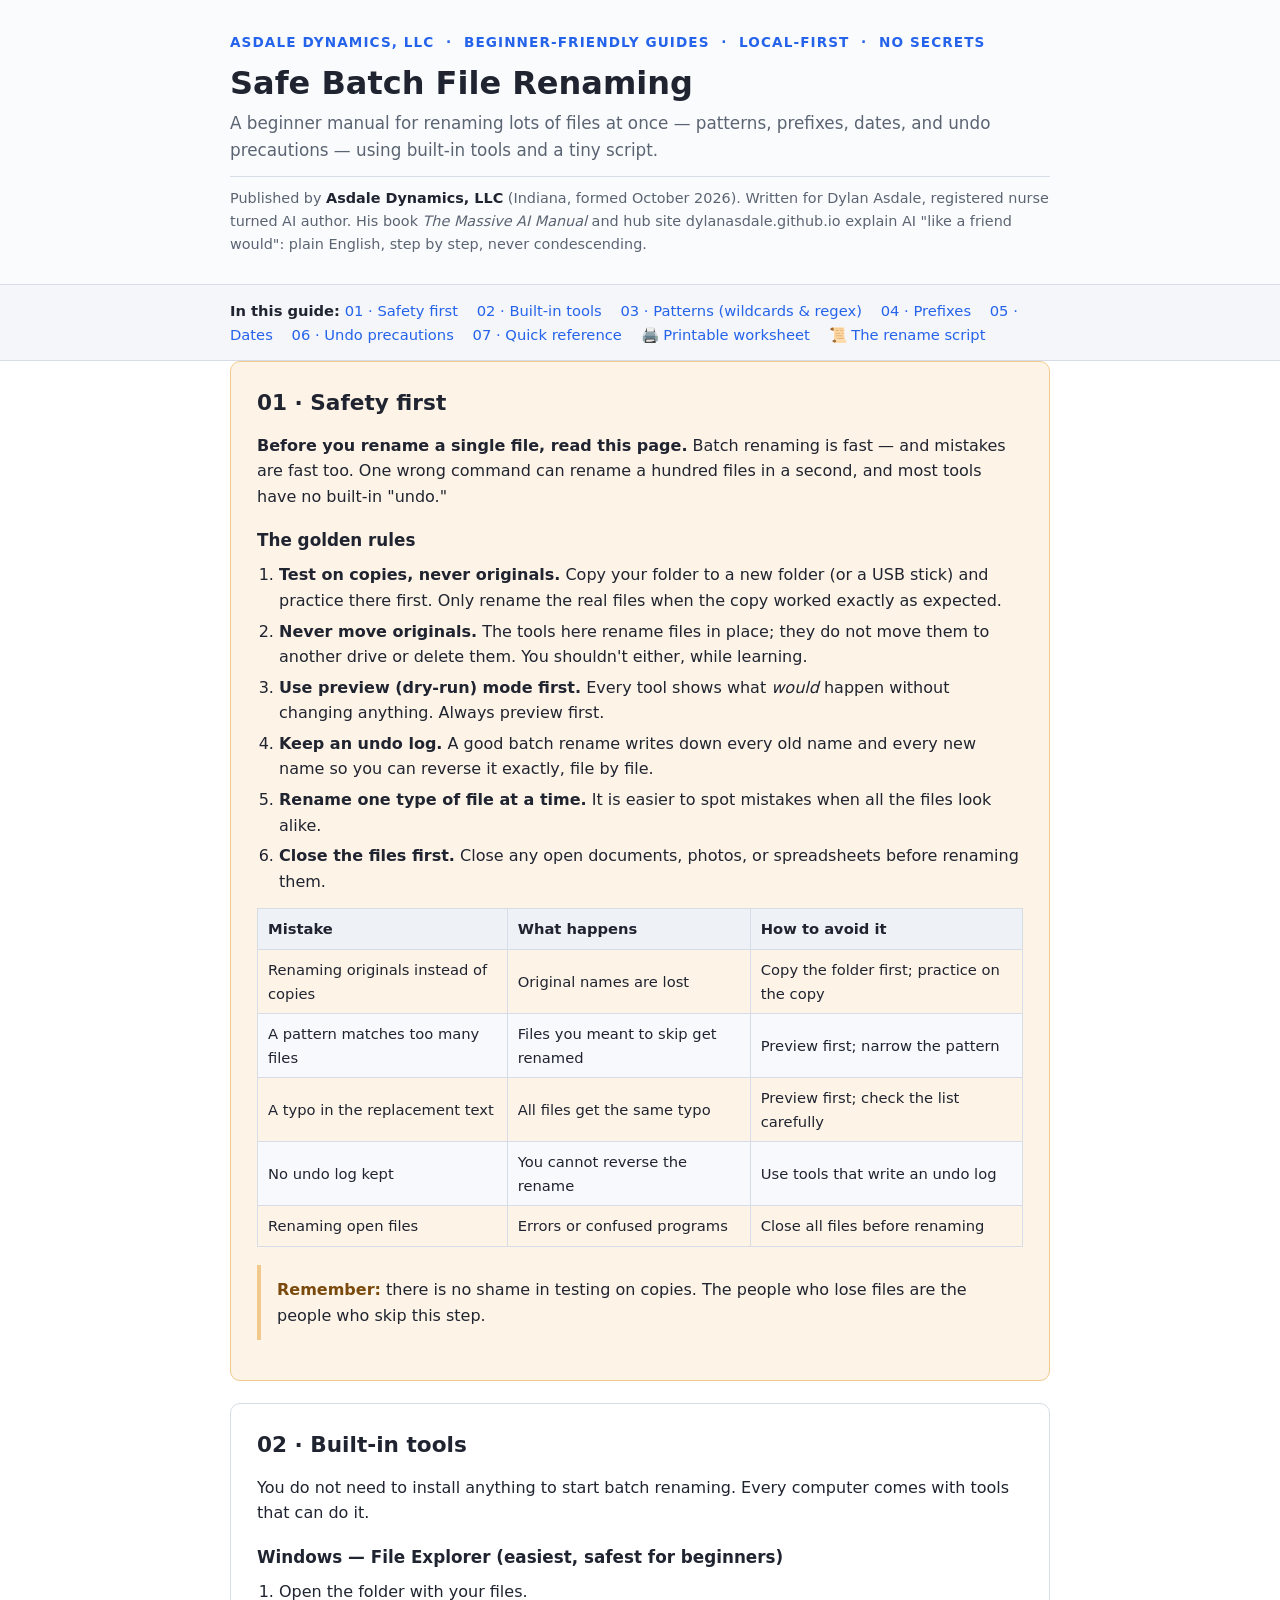
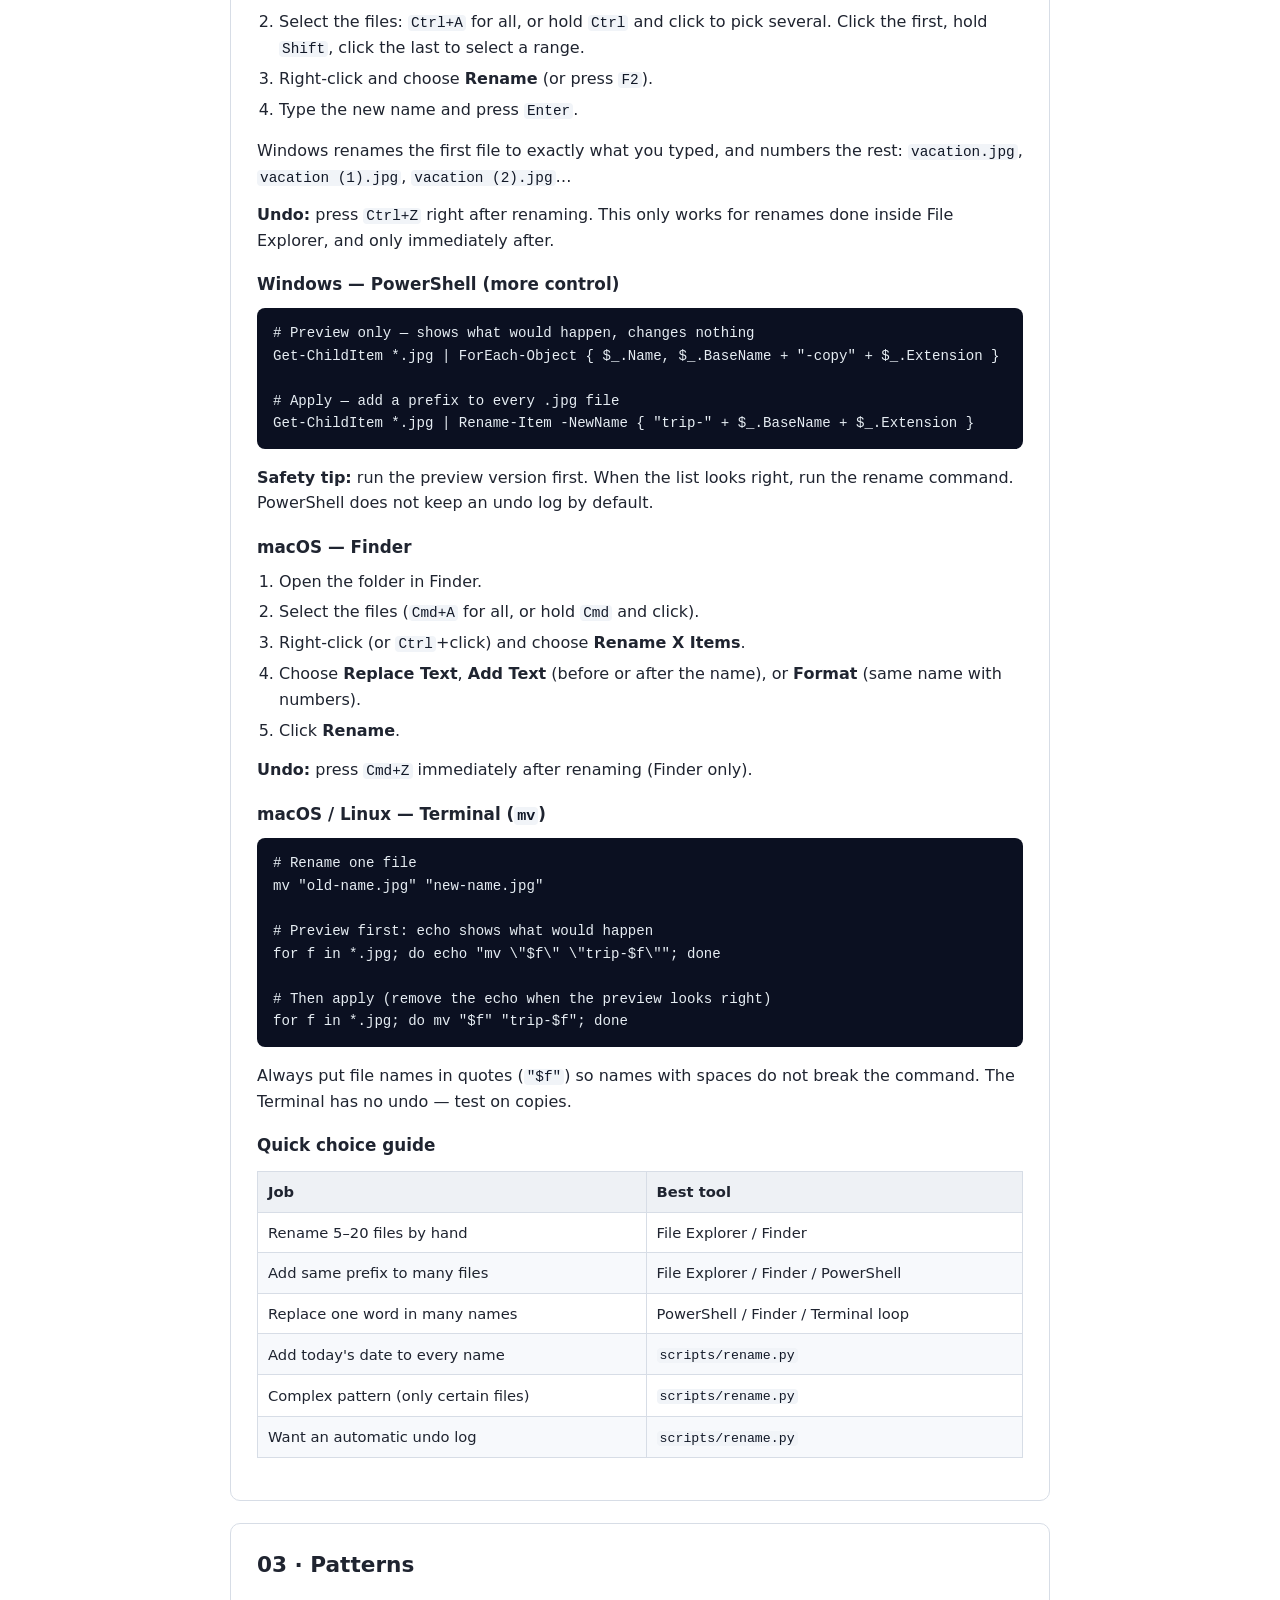
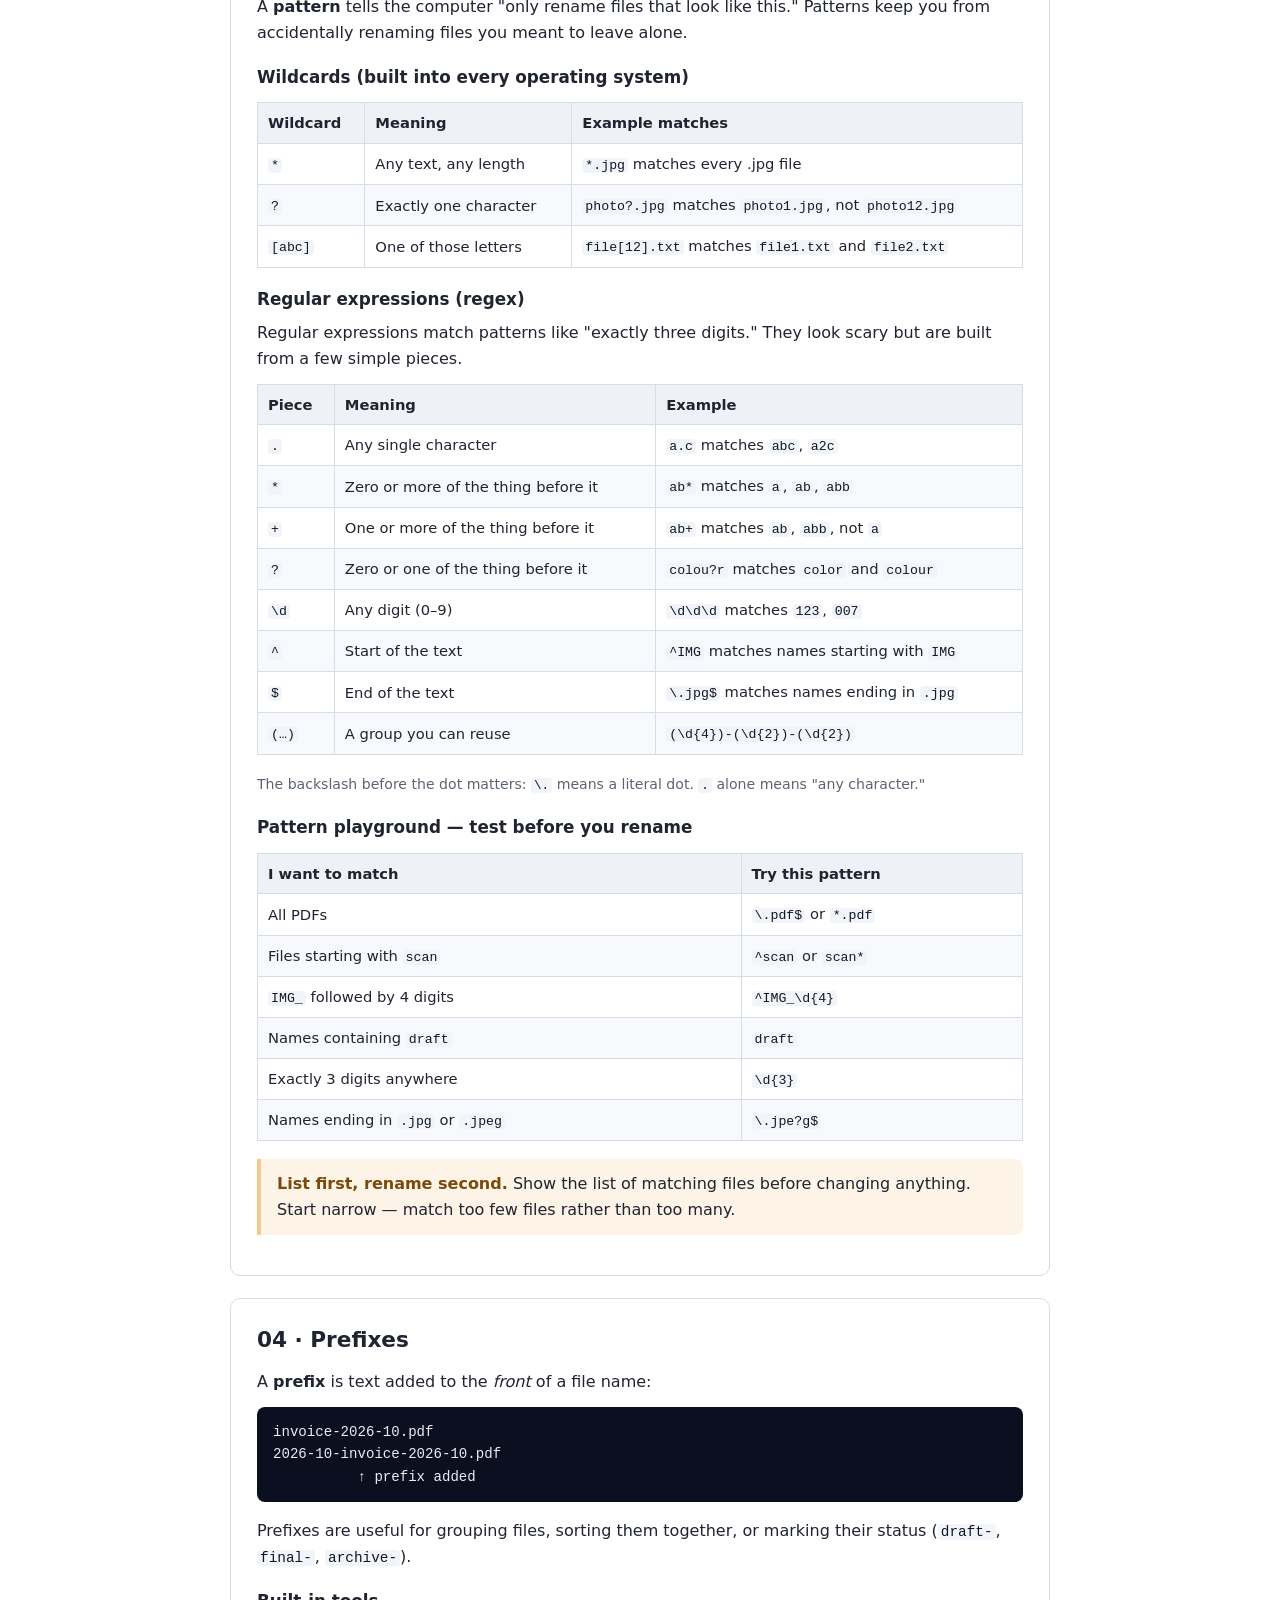
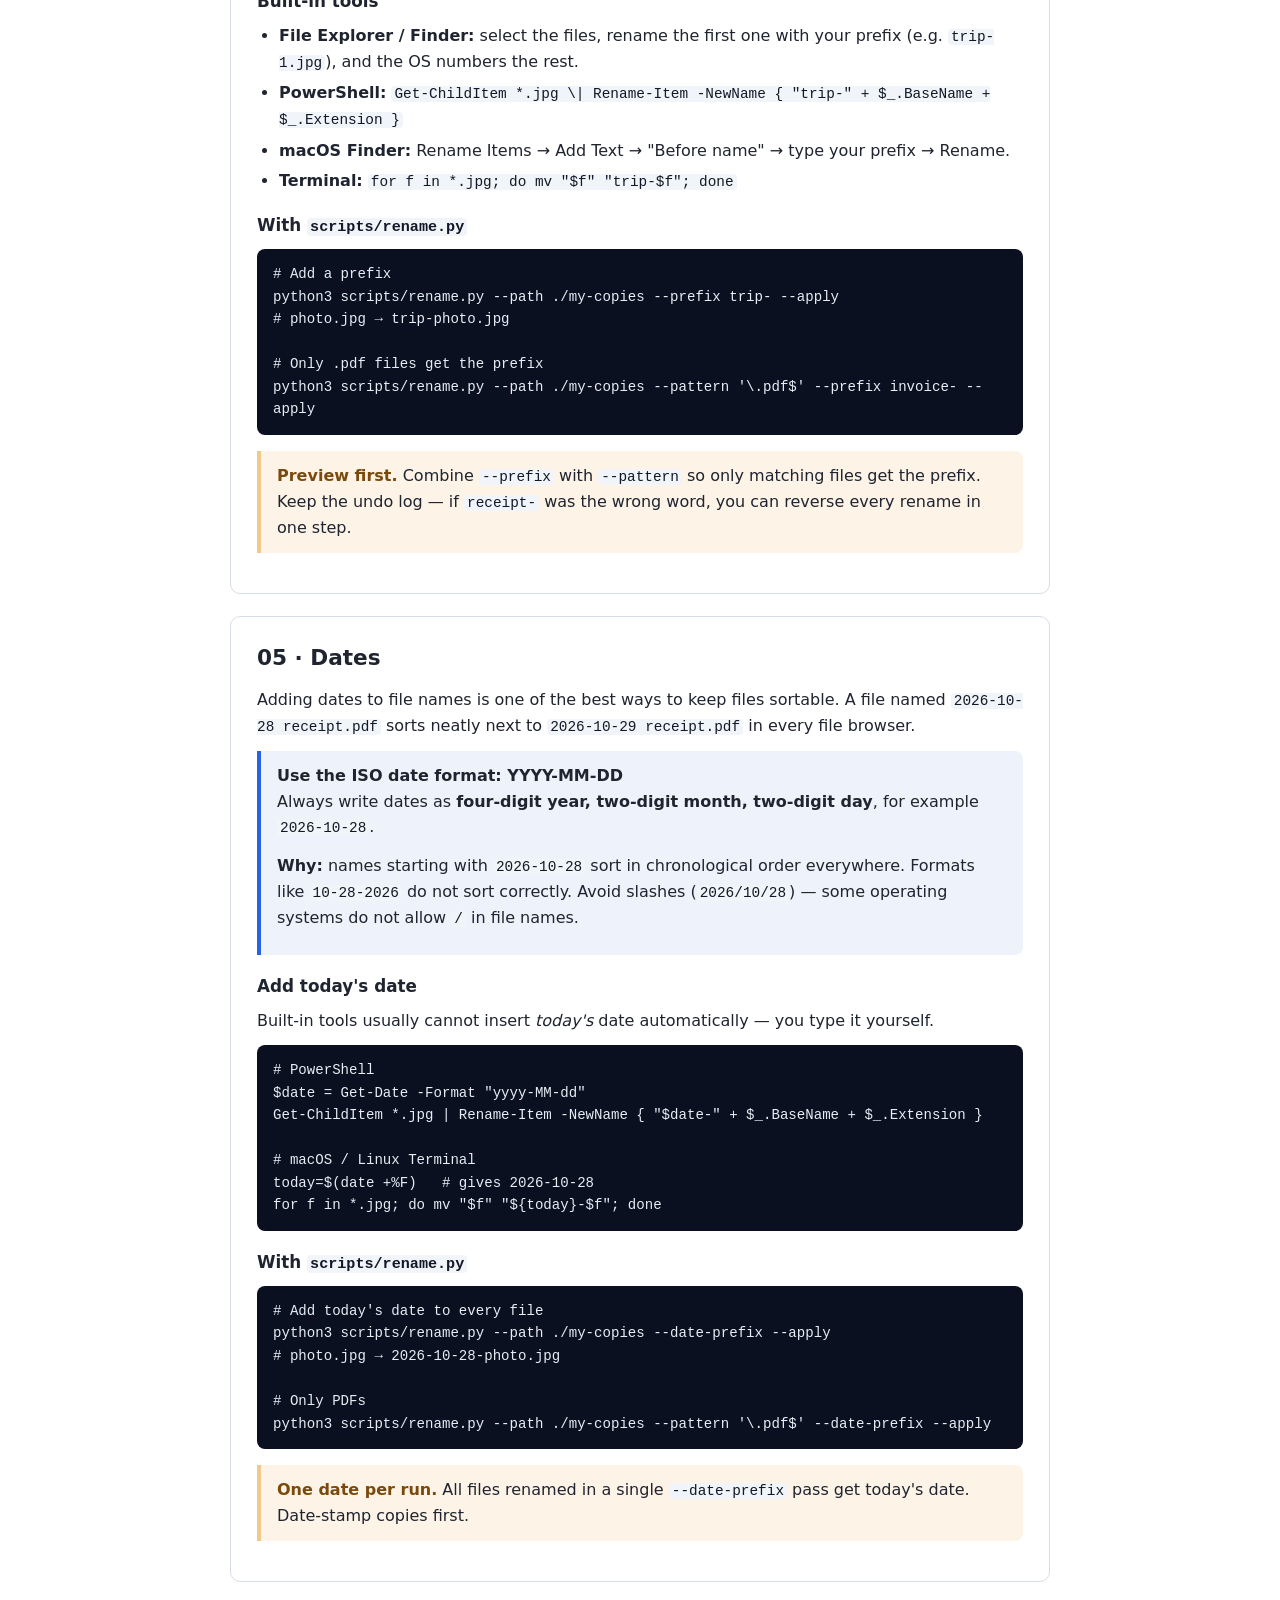
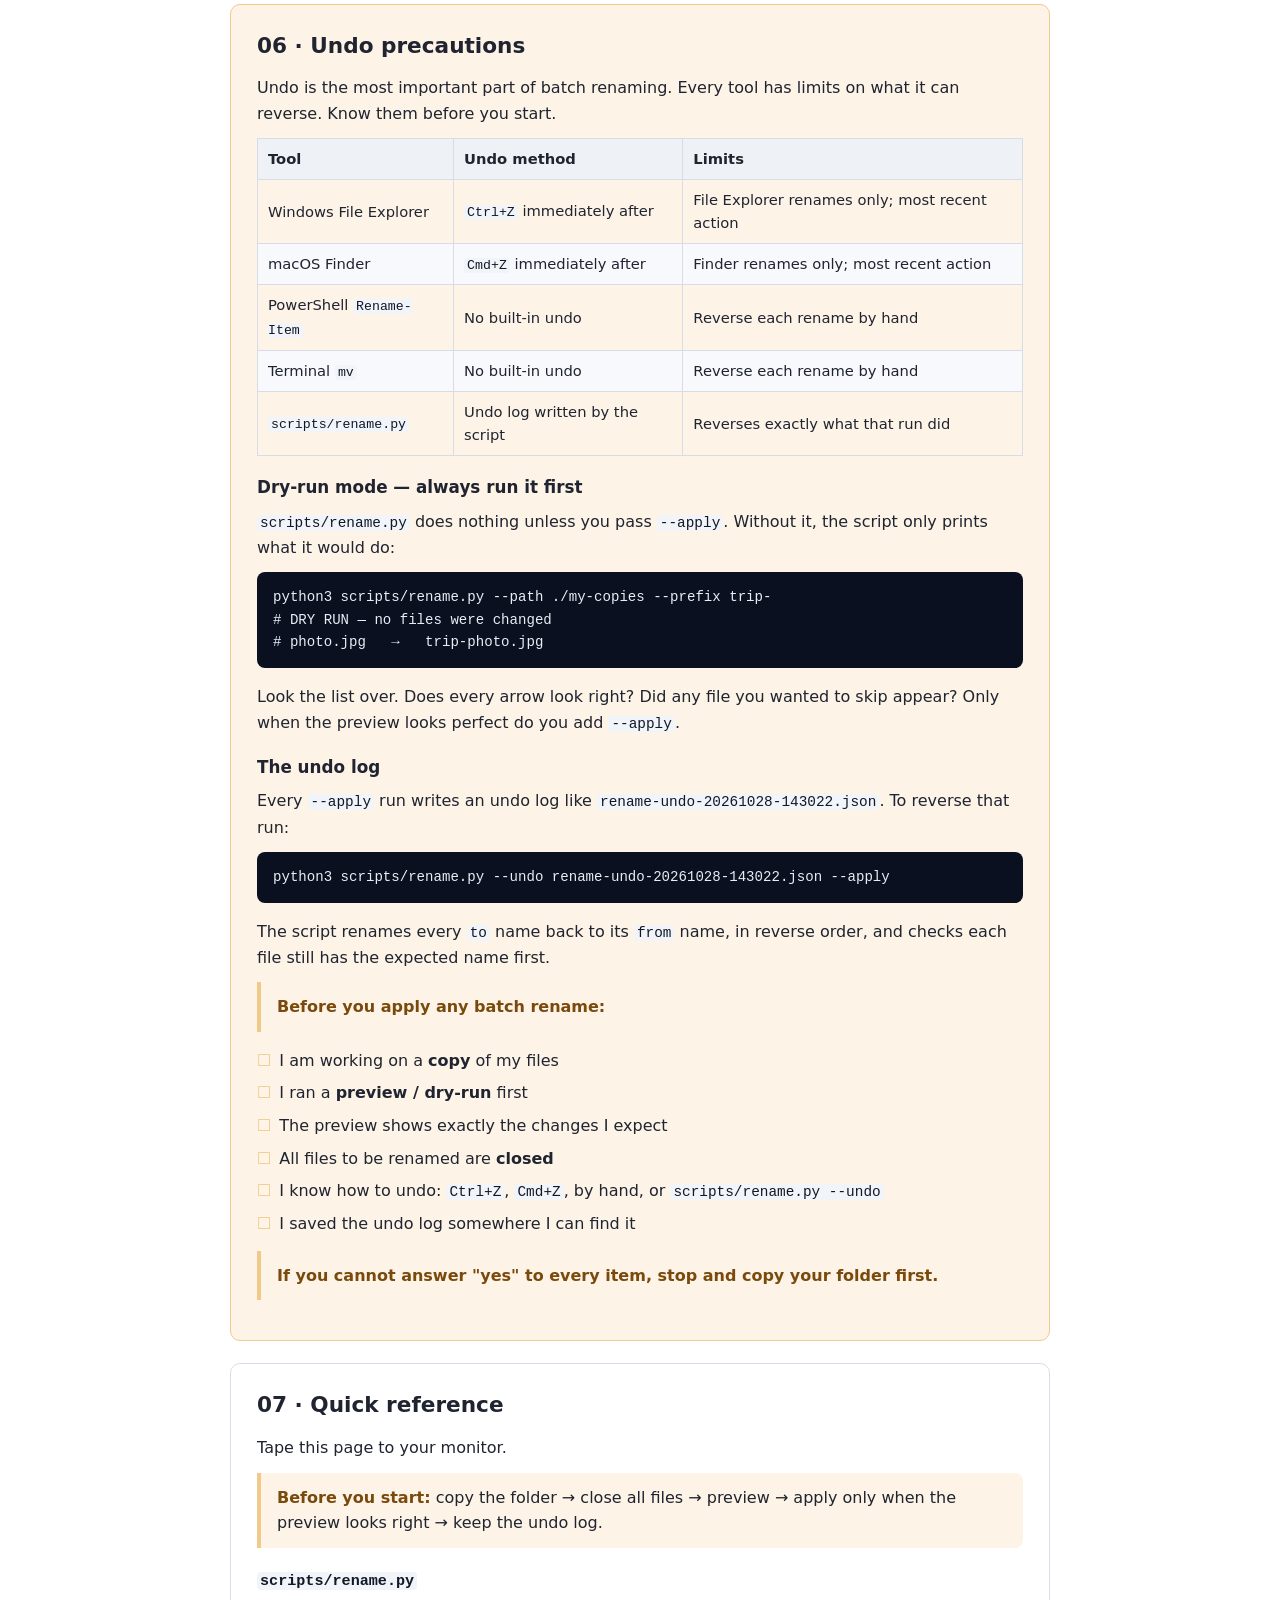
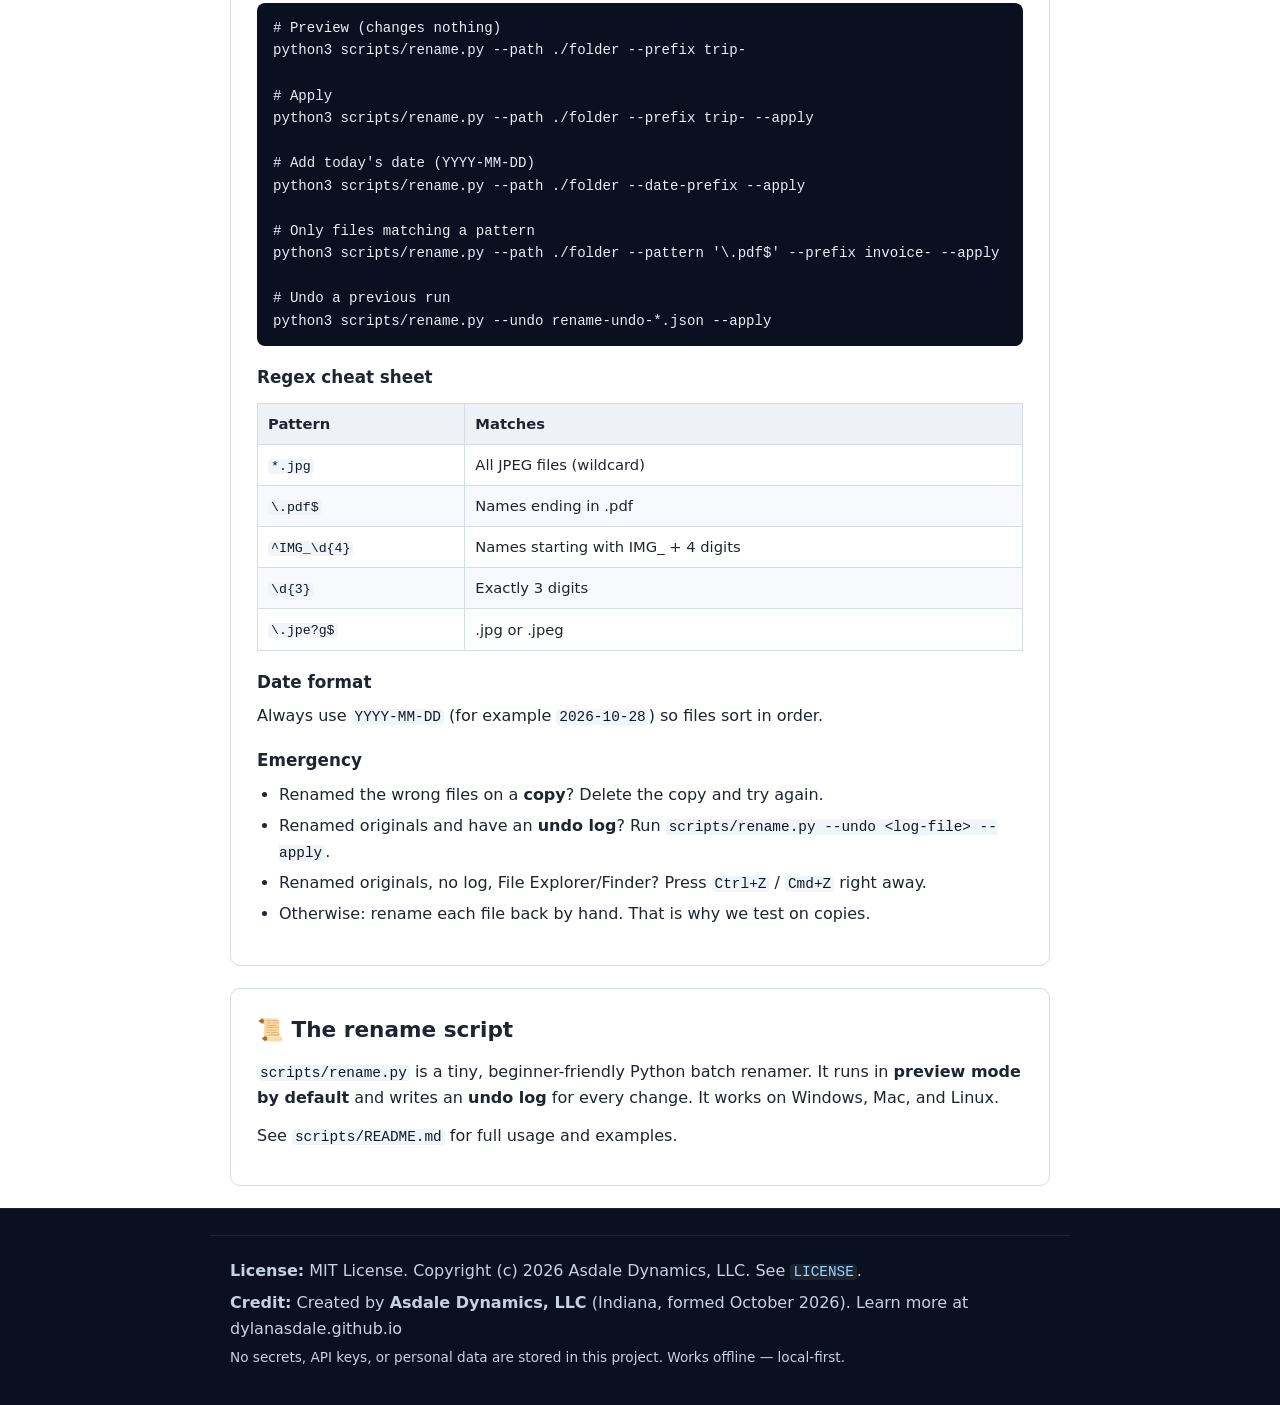
<file: site/index.html>
<!DOCTYPE html>
<html lang="en">
<head>
<meta charset="UTF-8">
<meta name="viewport" content="width=device-width, initial-scale=1.0">
<title>Safe Batch File Renaming — Beginner Manual</title>
<meta name="description" content="A plain-English guide to renaming many files at once, safely, using built-in tools and a tiny script. Published by Asdale Dynamics, LLC.">
<link rel="stylesheet" href="style.css">
</head>
<body>

<header class="site-header">
  <div class="wrapper">
    <p class="kicker">Asdale Dynamics, LLC &nbsp;·&nbsp; Beginner-friendly guides &nbsp;·&nbsp; Local-first &nbsp;·&nbsp; No secrets</p>
    <h1>Safe Batch File Renaming</h1>
    <p class="subtitle">A beginner manual for renaming lots of files at once — patterns, prefixes, dates, and undo precautions — using built-in tools and a tiny script.</p>
    <p class="credit">Published by <strong>Asdale Dynamics, LLC</strong> (Indiana, formed October 2026). Written for Dylan Asdale, registered nurse turned AI author. His book <em>The Massive AI Manual</em> and hub site dylanasdale.github.io explain AI "like a friend would": plain English, step by step, never condescending.</p>
  </div>
</header>

<nav class="toc">
  <div class="wrapper">
    <strong>In this guide:</strong>
    <ul>
      <li><a href="#safety">01 · Safety first</a></li>
      <li><a href="#tools">02 · Built-in tools</a></li>
      <li><a href="#patterns">03 · Patterns (wildcards &amp; regex)</a></li>
      <li><a href="#prefixes">04 · Prefixes</a></li>
      <li><a href="#dates">05 · Dates</a></li>
      <li><a href="#undo">06 · Undo precautions</a></li>
      <li><a href="#reference">07 · Quick reference</a></li>
      <li><a href="worksheet.html">🖨️ Printable worksheet</a></li>
      <li><a href="#script">📜 The rename script</a></li>
    </ul>
  </div>
</nav>

<main class="wrapper">

<section id="safety" class="card safety-callout">
  <h2>01 · Safety first</h2>
  <p><strong>Before you rename a single file, read this page.</strong> Batch renaming is fast — and mistakes are fast too. One wrong command can rename a hundred files in a second, and most tools have no built-in "undo."</p>
  <div class="golden-rules">
    <h3>The golden rules</h3>
    <ol>
      <li><strong>Test on copies, never originals.</strong> Copy your folder to a new folder (or a USB stick) and practice there first. Only rename the real files when the copy worked exactly as expected.</li>
      <li><strong>Never move originals.</strong> The tools here rename files in place; they do not move them to another drive or delete them. You shouldn't either, while learning.</li>
      <li><strong>Use preview (dry-run) mode first.</strong> Every tool shows what <em>would</em> happen without changing anything. Always preview first.</li>
      <li><strong>Keep an undo log.</strong> A good batch rename writes down every old name and every new name so you can reverse it exactly, file by file.</li>
      <li><strong>Rename one type of file at a time.</strong> It is easier to spot mistakes when all the files look alike.</li>
      <li><strong>Close the files first.</strong> Close any open documents, photos, or spreadsheets before renaming them.</li>
    </ol>
  </div>
  <table class="striped">
    <thead><tr><th>Mistake</th><th>What happens</th><th>How to avoid it</th></tr></thead>
    <tbody>
      <tr><td>Renaming originals instead of copies</td><td>Original names are lost</td><td>Copy the folder first; practice on the copy</td></tr>
      <tr><td>A pattern matches too many files</td><td>Files you meant to skip get renamed</td><td>Preview first; narrow the pattern</td></tr>
      <tr><td>A typo in the replacement text</td><td>All files get the same typo</td><td>Preview first; check the list carefully</td></tr>
      <tr><td>No undo log kept</td><td>You cannot reverse the rename</td><td>Use tools that write an undo log</td></tr>
      <tr><td>Renaming open files</td><td>Errors or confused programs</td><td>Close all files before renaming</td></tr>
    </tbody>
  </table>
  <p class="reminder"><strong>Remember:</strong> there is no shame in testing on copies. The people who lose files are the people who skip this step.</p>
</section>

<section id="tools" class="card">
  <h2>02 · Built-in tools</h2>
  <p>You do not need to install anything to start batch renaming. Every computer comes with tools that can do it.</p>

  <h3>Windows — File Explorer (easiest, safest for beginners)</h3>
  <ol>
    <li>Open the folder with your files.</li>
    <li>Select the files: <code>Ctrl+A</code> for all, or hold <code>Ctrl</code> and click to pick several. Click the first, hold <code>Shift</code>, click the last to select a range.</li>
    <li>Right-click and choose <strong>Rename</strong> (or press <code>F2</code>).</li>
    <li>Type the new name and press <code>Enter</code>.</li>
  </ol>
  <p>Windows renames the first file to exactly what you typed, and numbers the rest: <code>vacation.jpg</code>, <code>vacation (1).jpg</code>, <code>vacation (2).jpg</code>…</p>
  <p><strong>Undo:</strong> press <code>Ctrl+Z</code> right after renaming. This only works for renames done inside File Explorer, and only immediately after.</p>

  <h3>Windows — PowerShell (more control)</h3>
  <pre><code># Preview only — shows what would happen, changes nothing
Get-ChildItem *.jpg | ForEach-Object { $_.Name, $_.BaseName + "-copy" + $_.Extension }

# Apply — add a prefix to every .jpg file
Get-ChildItem *.jpg | Rename-Item -NewName { "trip-" + $_.BaseName + $_.Extension }</code></pre>
  <p><strong>Safety tip:</strong> run the preview version first. When the list looks right, run the rename command. PowerShell does not keep an undo log by default.</p>

  <h3>macOS — Finder</h3>
  <ol>
    <li>Open the folder in Finder.</li>
    <li>Select the files (<code>Cmd+A</code> for all, or hold <code>Cmd</code> and click).</li>
    <li>Right-click (or <code>Ctrl</code>+click) and choose <strong>Rename X Items</strong>.</li>
    <li>Choose <strong>Replace Text</strong>, <strong>Add Text</strong> (before or after the name), or <strong>Format</strong> (same name with numbers).</li>
    <li>Click <strong>Rename</strong>.</li>
  </ol>
  <p><strong>Undo:</strong> press <code>Cmd+Z</code> immediately after renaming (Finder only).</p>

  <h3>macOS / Linux — Terminal (<code>mv</code>)</h3>
  <pre><code># Rename one file
mv "old-name.jpg" "new-name.jpg"

# Preview first: echo shows what would happen
for f in *.jpg; do echo "mv \"$f\" \"trip-$f\""; done

# Then apply (remove the echo when the preview looks right)
for f in *.jpg; do mv "$f" "trip-$f"; done</code></pre>
  <p>Always put file names in quotes (<code>"$f"</code>) so names with spaces do not break the command. The Terminal has no undo — test on copies.</p>

  <div class="choice-guide">
    <h3>Quick choice guide</h3>
    <table class="striped">
      <thead><tr><th>Job</th><th>Best tool</th></tr></thead>
      <tbody>
        <tr><td>Rename 5–20 files by hand</td><td>File Explorer / Finder</td></tr>
        <tr><td>Add same prefix to many files</td><td>File Explorer / Finder / PowerShell</td></tr>
        <tr><td>Replace one word in many names</td><td>PowerShell / Finder / Terminal loop</td></tr>
        <tr><td>Add today's date to every name</td><td><code>scripts/rename.py</code></td></tr>
        <tr><td>Complex pattern (only certain files)</td><td><code>scripts/rename.py</code></td></tr>
        <tr><td>Want an automatic undo log</td><td><code>scripts/rename.py</code></td></tr>
      </tbody>
    </table>
  </div>
</section>

<section id="patterns" class="card">
  <h2>03 · Patterns</h2>
  <p>A <strong>pattern</strong> tells the computer "only rename files that look like this." Patterns keep you from accidentally renaming files you meant to leave alone.</p>

  <h3>Wildcards (built into every operating system)</h3>
  <table class="striped">
    <thead><tr><th>Wildcard</th><th>Meaning</th><th>Example matches</th></tr></thead>
    <tbody>
      <tr><td><code>*</code></td><td>Any text, any length</td><td><code>*.jpg</code> matches every .jpg file</td></tr>
      <tr><td><code>?</code></td><td>Exactly one character</td><td><code>photo?.jpg</code> matches <code>photo1.jpg</code>, not <code>photo12.jpg</code></td></tr>
      <tr><td><code>[abc]</code></td><td>One of those letters</td><td><code>file[12].txt</code> matches <code>file1.txt</code> and <code>file2.txt</code></td></tr>
    </tbody>
  </table>

  <h3>Regular expressions (regex)</h3>
  <p>Regular expressions match patterns like "exactly three digits." They look scary but are built from a few simple pieces.</p>
  <table class="striped">
    <thead><tr><th>Piece</th><th>Meaning</th><th>Example</th></tr></thead>
    <tbody>
      <tr><td><code>.</code></td><td>Any single character</td><td><code>a.c</code> matches <code>abc</code>, <code>a2c</code></td></tr>
      <tr><td><code>*</code></td><td>Zero or more of the thing before it</td><td><code>ab*</code> matches <code>a</code>, <code>ab</code>, <code>abb</code></td></tr>
      <tr><td><code>+</code></td><td>One or more of the thing before it</td><td><code>ab+</code> matches <code>ab</code>, <code>abb</code>, not <code>a</code></td></tr>
      <tr><td><code>?</code></td><td>Zero or one of the thing before it</td><td><code>colou?r</code> matches <code>color</code> and <code>colour</code></td></tr>
      <tr><td><code>\d</code></td><td>Any digit (0–9)</td><td><code>\d\d\d</code> matches <code>123</code>, <code>007</code></td></tr>
      <tr><td><code>^</code></td><td>Start of the text</td><td><code>^IMG</code> matches names starting with <code>IMG</code></td></tr>
      <tr><td><code>$</code></td><td>End of the text</td><td><code>\.jpg$</code> matches names ending in <code>.jpg</code></td></tr>
      <tr><td><code>(…)</code></td><td>A group you can reuse</td><td><code>(\d{4})-(\d{2})-(\d{2})</code></td></tr>
    </tbody>
  </table>
  <p class="note">The backslash before the dot matters: <code>\.</code> means a literal dot. <code>.</code> alone means "any character."</p>

  <h3>Pattern playground — test before you rename</h3>
  <table class="striped">
    <thead><tr><th>I want to match</th><th>Try this pattern</th></tr></thead>
    <tbody>
      <tr><td>All PDFs</td><td><code>\.pdf$</code> or <code>*.pdf</code></td></tr>
      <tr><td>Files starting with <code>scan</code></td><td><code>^scan</code> or <code>scan*</code></td></tr>
      <tr><td><code>IMG_</code> followed by 4 digits</td><td><code>^IMG_\d{4}</code></td></tr>
      <tr><td>Names containing <code>draft</code></td><td><code>draft</code></td></tr>
      <tr><td>Exactly 3 digits anywhere</td><td><code>\d{3}</code></td></tr>
      <tr><td>Names ending in <code>.jpg</code> or <code>.jpeg</code></td><td><code>\.jpe?g$</code></td></tr>
    </tbody>
  </table>
  <div class="reminder"><strong>List first, rename second.</strong> Show the list of matching files before changing anything. Start narrow — match too few files rather than too many.</div>
</section>

<section id="prefixes" class="card">
  <h2>04 · Prefixes</h2>
  <p>A <strong>prefix</strong> is text added to the <em>front</em> of a file name:</p>
  <pre><code>invoice-2026-10.pdf
2026-10-invoice-2026-10.pdf
          ↑ prefix added</code></pre>
  <p>Prefixes are useful for grouping files, sorting them together, or marking their status (<code>draft-</code>, <code>final-</code>, <code>archive-</code>).</p>

  <h3>Built-in tools</h3>
  <ul>
    <li><strong>File Explorer / Finder:</strong> select the files, rename the first one with your prefix (e.g. <code>trip-1.jpg</code>), and the OS numbers the rest.</li>
    <li><strong>PowerShell:</strong> <code>Get-ChildItem *.jpg \| Rename-Item -NewName { "trip-" + $_.BaseName + $_.Extension }</code></li>
    <li><strong>macOS Finder:</strong> Rename Items → Add Text → "Before name" → type your prefix → Rename.</li>
    <li><strong>Terminal:</strong> <code>for f in *.jpg; do mv "$f" "trip-$f"; done</code></li>
  </ul>

  <h3>With <code>scripts/rename.py</code></h3>
  <pre><code># Add a prefix
python3 scripts/rename.py --path ./my-copies --prefix trip- --apply
# photo.jpg → trip-photo.jpg

# Only .pdf files get the prefix
python3 scripts/rename.py --path ./my-copies --pattern '\.pdf$' --prefix invoice- --apply</code></pre>
  <div class="reminder"><strong>Preview first.</strong> Combine <code>--prefix</code> with <code>--pattern</code> so only matching files get the prefix. Keep the undo log — if <code>receipt-</code> was the wrong word, you can reverse every rename in one step.</div>
</section>

<section id="dates" class="card">
  <h2>05 · Dates</h2>
  <p>Adding dates to file names is one of the best ways to keep files sortable. A file named <code>2026-10-28 receipt.pdf</code> sorts neatly next to <code>2026-10-29 receipt.pdf</code> in every file browser.</p>

  <div class="date-box">
    <strong>Use the ISO date format: YYYY-MM-DD</strong>
    <p>Always write dates as <strong>four-digit year, two-digit month, two-digit day</strong>, for example <code>2026-10-28</code>.</p>
    <p><strong>Why:</strong> names starting with <code>2026-10-28</code> sort in chronological order everywhere. Formats like <code>10-28-2026</code> do not sort correctly. Avoid slashes (<code>2026/10/28</code>) — some operating systems do not allow <code>/</code> in file names.</p>
  </div>

  <h3>Add today's date</h3>
  <p>Built-in tools usually cannot insert <em>today's</em> date automatically — you type it yourself.</p>
  <pre><code># PowerShell
$date = Get-Date -Format "yyyy-MM-dd"
Get-ChildItem *.jpg | Rename-Item -NewName { "$date-" + $_.BaseName + $_.Extension }

# macOS / Linux Terminal
today=$(date +%F)   # gives 2026-10-28
for f in *.jpg; do mv "$f" "${today}-$f"; done</code></pre>

  <h3>With <code>scripts/rename.py</code></h3>
  <pre><code># Add today's date to every file
python3 scripts/rename.py --path ./my-copies --date-prefix --apply
# photo.jpg → 2026-10-28-photo.jpg

# Only PDFs
python3 scripts/rename.py --path ./my-copies --pattern '\.pdf$' --date-prefix --apply</code></pre>
  <div class="reminder"><strong>One date per run.</strong> All files renamed in a single <code>--date-prefix</code> pass get today's date. Date-stamp copies first.</div>
</section>

<section id="undo" class="card safety-callout">
  <h2>06 · Undo precautions</h2>
  <p>Undo is the most important part of batch renaming. Every tool has limits on what it can reverse. Know them before you start.</p>
  <table class="striped">
    <thead><tr><th>Tool</th><th>Undo method</th><th>Limits</th></tr></thead>
    <tbody>
      <tr><td>Windows File Explorer</td><td><code>Ctrl+Z</code> immediately after</td><td>File Explorer renames only; most recent action</td></tr>
      <tr><td>macOS Finder</td><td><code>Cmd+Z</code> immediately after</td><td>Finder renames only; most recent action</td></tr>
      <tr><td>PowerShell <code>Rename-Item</code></td><td>No built-in undo</td><td>Reverse each rename by hand</td></tr>
      <tr><td>Terminal <code>mv</code></td><td>No built-in undo</td><td>Reverse each rename by hand</td></tr>
      <tr><td><code>scripts/rename.py</code></td><td>Undo log written by the script</td><td>Reverses exactly what that run did</td></tr>
    </tbody>
  </table>

  <h3>Dry-run mode — always run it first</h3>
  <p><code>scripts/rename.py</code> does nothing unless you pass <code>--apply</code>. Without it, the script only prints what it would do:</p>
  <pre><code>python3 scripts/rename.py --path ./my-copies --prefix trip-
# DRY RUN — no files were changed
# photo.jpg   →   trip-photo.jpg</code></pre>
  <p>Look the list over. Does every arrow look right? Did any file you wanted to skip appear? Only when the preview looks perfect do you add <code>--apply</code>.</p>

  <h3>The undo log</h3>
  <p>Every <code>--apply</code> run writes an undo log like <code>rename-undo-20261028-143022.json</code>. To reverse that run:</p>
  <pre><code>python3 scripts/rename.py --undo rename-undo-20261028-143022.json --apply</code></pre>
  <p>The script renames every <code>to</code> name back to its <code>from</code> name, in reverse order, and checks each file still has the expected name first.</p>

  <div class="reminder"><strong>Before you apply any batch rename:</strong></div>
  <ul class="checklist">
    <li>I am working on a <strong>copy</strong> of my files</li>
    <li>I ran a <strong>preview / dry-run</strong> first</li>
    <li>The preview shows exactly the changes I expect</li>
    <li>All files to be renamed are <strong>closed</strong></li>
    <li>I know how to undo: <code>Ctrl+Z</code>, <code>Cmd+Z</code>, by hand, or <code>scripts/rename.py --undo</code></li>
    <li>I saved the undo log somewhere I can find it</li>
  </ul>
  <p class="reminder"><strong>If you cannot answer "yes" to every item, stop and copy your folder first.</strong></p>
</section>

<section id="reference" class="card">
  <h2>07 · Quick reference</h2>
  <p>Tape this page to your monitor.</p>
  <div class="reminder"><strong>Before you start:</strong> copy the folder → close all files → preview → apply only when the preview looks right → keep the undo log.</div>

  <h3><code>scripts/rename.py</code></h3>
  <pre><code># Preview (changes nothing)
python3 scripts/rename.py --path ./folder --prefix trip-

# Apply
python3 scripts/rename.py --path ./folder --prefix trip- --apply

# Add today's date (YYYY-MM-DD)
python3 scripts/rename.py --path ./folder --date-prefix --apply

# Only files matching a pattern
python3 scripts/rename.py --path ./folder --pattern '\.pdf$' --prefix invoice- --apply

# Undo a previous run
python3 scripts/rename.py --undo rename-undo-*.json --apply</code></pre>

  <h3>Regex cheat sheet</h3>
  <table class="striped">
    <thead><tr><th>Pattern</th><th>Matches</th></tr></thead>
    <tbody>
      <tr><td><code>*.jpg</code></td><td>All JPEG files (wildcard)</td></tr>
      <tr><td><code>\.pdf$</code></td><td>Names ending in .pdf</td></tr>
      <tr><td><code>^IMG_\d{4}</code></td><td>Names starting with IMG_ + 4 digits</td></tr>
      <tr><td><code>\d{3}</code></td><td>Exactly 3 digits</td></tr>
      <tr><td><code>\.jpe?g$</code></td><td>.jpg or .jpeg</td></tr>
    </tbody>
  </table>

  <h3>Date format</h3>
  <p>Always use <code>YYYY-MM-DD</code> (for example <code>2026-10-28</code>) so files sort in order.</p>

  <h3>Emergency</h3>
  <ul>
    <li>Renamed the wrong files on a <strong>copy</strong>? Delete the copy and try again.</li>
    <li>Renamed originals and have an <strong>undo log</strong>? Run <code>scripts/rename.py --undo &lt;log-file&gt; --apply</code>.</li>
    <li>Renamed originals, no log, File Explorer/Finder? Press <code>Ctrl+Z</code> / <code>Cmd+Z</code> right away.</li>
    <li>Otherwise: rename each file back by hand. That is why we test on copies.</li>
  </ul>
</section>

<section id="script" class="card">
  <h2>📜 The rename script</h2>
  <p><code>scripts/rename.py</code> is a tiny, beginner-friendly Python batch renamer. It runs in <strong>preview mode by default</strong> and writes an <strong>undo log</strong> for every change. It works on Windows, Mac, and Linux.</p>
  <p>See <code>scripts/README.md</code> for full usage and examples.</p>
</section>

</main>

<footer class="site-footer">
  <div class="wrapper">
    <p><strong>License:</strong> MIT License. Copyright (c) 2026 Asdale Dynamics, LLC. See <code>LICENSE</code>.</p>
    <p><strong>Credit:</strong> Created by <strong>Asdale Dynamics, LLC</strong> (Indiana, formed October 2026). Learn more at dylanasdale.github.io</p>
    <p class="small">No secrets, API keys, or personal data are stored in this project. Works offline — local-first.</p>
  </div>
</footer>

</body>
</html>
</file>
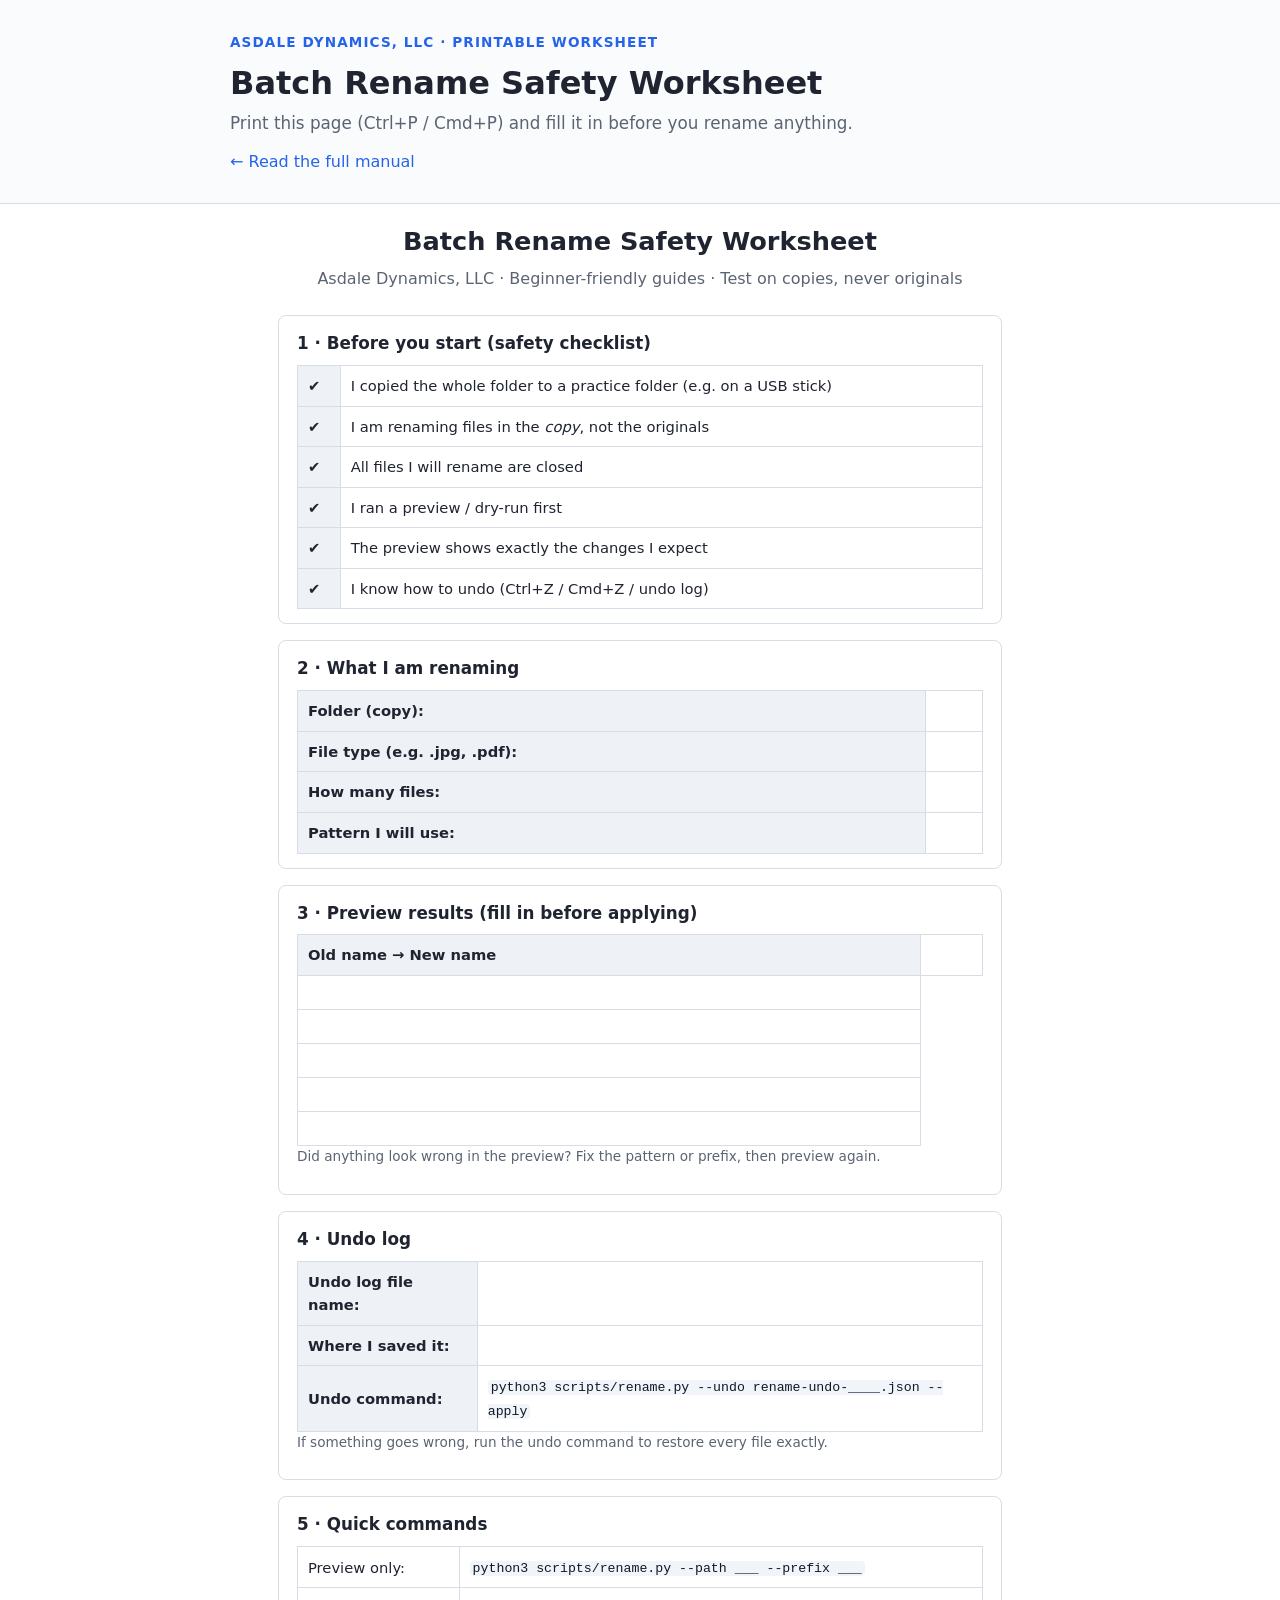
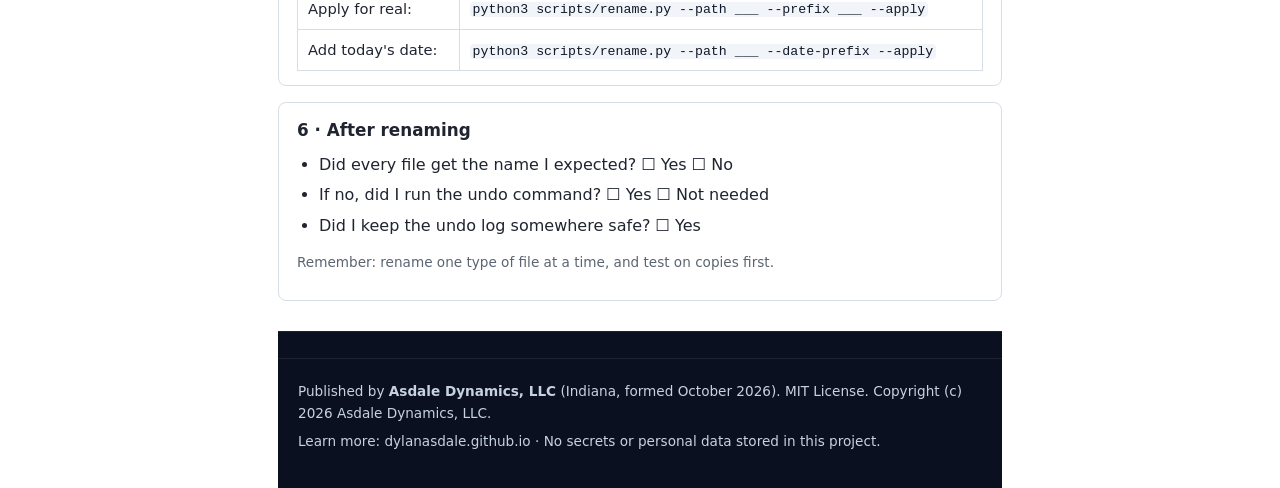
<file: site/worksheet.html>
<!DOCTYPE html>
<html lang="en">
<head>
<meta charset="UTF-8">
<meta name="viewport" content="width=device-width, initial-scale=1.0">
<title>Batch Rename Safety Worksheet — Asdale Dynamics, LLC</title>
<meta name="description" content="Printable worksheet for safe batch file renaming. Published by Asdale Dynamics, LLC.">
<link rel="stylesheet" href="style.css">
<style>
  .worksheet { max-width: 760px; margin: 0 auto; padding: 0 18px; }
  .worksheet h1 { text-align: center; font-size: 1.6rem; margin-bottom: 4px; }
  .worksheet .subhead { text-align: center; color: var(--muted); margin-bottom: 24px; }
  .box { border: 1px solid var(--border); border-radius: 8px; padding: 14px 18px; margin-bottom: 16px; background: #fff; }
  .box h3 { margin-top: 0; font-size: 1.05rem; }
  table.rules { width: 100%; border-collapse: collapse; margin-top: 8px; font-size: 0.92rem; }
  table.rules th, table.rules td { border: 1px solid var(--border); padding: 8px 10px; text-align: left; }
  table.rules th { background: #eef1f5; }
  .blanks td, .blanks th { height: 34px; }
  .line { border-bottom: 1px solid var(--ink); height: 24px; }
  .small { font-size: 0.85rem; color: var(--muted); }
  @media print {
    body { background: #fff; }
    .worksheet header, .worksheet footer { display: none; }
    .box { border-color: #000; }
    table.rules th, table.rules td { border-color: #000; }
    .line { border-bottom-color: #000; }
    .noprint { display: none; }
  }
</style>
</head>
<body>
<header class="site-header noprint">
  <div class="wrapper">
    <p class="kicker">Asdale Dynamics, LLC · Printable worksheet</p>
    <h1>Batch Rename Safety Worksheet</h1>
    <p class="subtitle">Print this page (Ctrl+P / Cmd+P) and fill it in before you rename anything.</p>
    <a href="index.html" style="color:var(--accent); text-decoration:none;">← Read the full manual</a>
  </div>
</header>

<div class="worksheet">
  <h1>Batch Rename Safety Worksheet</h1>
  <p class="subhead">Asdale Dynamics, LLC · Beginner-friendly guides · Test on copies, never originals</p>

  <div class="box">
    <h3>1 · Before you start (safety checklist)</h3>
    <table class="rules blanks">
      <tr><th>✔</th><td class="line">I copied the whole folder to a practice folder (e.g. on a USB stick)</td></tr>
      <tr><th>✔</th><td class="line">I am renaming files in the <em>copy</em>, not the originals</td></tr>
      <tr><th>✔</th><td class="line">All files I will rename are closed</td></tr>
      <tr><th>✔</th><td class="line">I ran a preview / dry-run first</td></tr>
      <tr><th>✔</th><td class="line">The preview shows exactly the changes I expect</td></tr>
      <tr><th>✔</th><td class="line">I know how to undo (Ctrl+Z / Cmd+Z / undo log)</td></tr>
    </table>
  </div>

  <div class="box">
    <h3>2 · What I am renaming</h3>
    <table class="rules blanks">
      <tr><th>Folder (copy):</th><td class="line"></td></tr>
      <tr><th>File type (e.g. .jpg, .pdf):</th><td class="line"></td></tr>
      <tr><th>How many files:</th><td class="line"></td></tr>
      <tr><th>Pattern I will use:</th><td class="line"></td></tr>
    </table>
  </div>

  <div class="box">
    <h3>3 · Preview results (fill in before applying)</h3>
    <table class="rules blanks">
      <tr><th>Old name → New name</th><td class="line"></td></tr>
      <tr><td class="line"></td></tr>
      <tr><td class="line"></td></tr>
      <tr><td class="line"></td></tr>
      <tr><td class="line"></td></tr>
      <tr><td class="line"></td></tr>
    </table>
    <p class="small">Did anything look wrong in the preview? Fix the pattern or prefix, then preview again.</p>
  </div>

  <div class="box">
    <h3>4 · Undo log</h3>
    <table class="rules blanks">
      <tr><th>Undo log file name:</th><td class="line"></td></tr>
      <tr><th>Where I saved it:</th><td class="line"></td></tr>
      <tr><th>Undo command:</th><td class="line"><code>python3 scripts/rename.py --undo rename-undo-____.json --apply</code></td></tr>
    </table>
    <p class="small">If something goes wrong, run the undo command to restore every file exactly.</p>
  </div>

  <div class="box">
    <h3>5 · Quick commands</h3>
    <table class="rules blanks">
      <tr><td class="line">Preview only:</td><td class="line"><code>python3 scripts/rename.py --path ___ --prefix ___</code></td></tr>
      <tr><td class="line">Apply for real:</td><td class="line"><code>python3 scripts/rename.py --path ___ --prefix ___ --apply</code></td></tr>
      <tr><td class="line">Add today's date:</td><td class="line"><code>python3 scripts/rename.py --path ___ --date-prefix --apply</code></td></tr>
    </table>
  </div>

  <div class="box">
    <h3>6 · After renaming</h3>
    <ul>
      <li>Did every file get the name I expected? ☐ Yes ☐ No</li>
      <li>If no, did I run the undo command? ☐ Yes ☐ Not needed</li>
      <li>Did I keep the undo log somewhere safe? ☐ Yes</li>
    </ul>
    <p class="small">Remember: rename one type of file at a time, and test on copies first.</p>
  </div>

  <footer class="site-footer" style="margin-top:30px;">
    <div class="wrapper">
      <p class="small">Published by <strong>Asdale Dynamics, LLC</strong> (Indiana, formed October 2026). MIT License. Copyright (c) 2026 Asdale Dynamics, LLC.</p>
      <p class="small">Learn more: dylanasdale.github.io · No secrets or personal data stored in this project.</p>
    </div>
  </footer>
</div>
</body>
</html>
</file>
<file: site/style.css>
/* Safe Batch File Renaming — site styles */
/* Clean, warm, polished, printable-friendly */

:root {
  --ink: #1f2430;
  --muted: #5b6472;
  --bg: #ffffff;
  --card: #fafbfd;
  --border: #d7dde6;
  --accent: #2563eb;
  --accent-bg: #eef3fb;
  --safety-bg: #fdf3e7;
  --safety-border: #f2c98c;
}

* { box-sizing: border-box; }

html { scroll-behavior: smooth; }

body {
  margin: 0;
  font-family: system-ui, -apple-system, Segoe UI, Roboto, Helvetica, Arial, sans-serif;
  color: var(--ink);
  line-height: 1.6;
  background: var(--bg);
}

.wrapper {
  max-width: 860px;
  margin: 0 auto;
  padding: 0 20px;
}

.site-header {
  background: var(--card);
  border-bottom: 1px solid var(--border);
  padding: 32px 0 28px;
}

.kicker {
  margin: 0 0 10px;
  font-size: 0.85rem;
  text-transform: uppercase;
  letter-spacing: 0.08em;
  color: var(--accent);
  font-weight: 600;
}

.site-header h1 {
  margin: 0 0 8px;
  font-size: 2rem;
  line-height: 1.2;
}

.subtitle {
  margin: 0 0 12px;
  font-size: 1.05rem;
  color: var(--muted);
}

.credit {
  margin: 0;
  font-size: 0.9rem;
  color: var(--muted);
  border-top: 1px solid var(--border);
  padding-top: 10px;
}
.credit strong { color: var(--ink); }

.toc {
  background: #f4f6f9;
  border-bottom: 1px solid var(--border);
}
.toc .wrapper {
  padding: 14px 20px;
  font-size: 0.92rem;
}
.toc strong { color: var(--ink); }
.toc ul {
  display: inline;
  list-style: none;
  margin: 0;
  padding: 0;
}
.toc li {
  display: inline;
  margin-right: 14px;
}
.toc a {
  color: var(--accent);
  text-decoration: none;
}
.toc a:hover { text-decoration: underline; }

main { padding: 28px 0; }

.card {
  background: #fff;
  border: 1px solid var(--border);
  border-radius: 10px;
  padding: 24px 26px;
  margin-bottom: 22px;
}

.safety-callout {
  background: var(--safety-bg);
  border-color: var(--safety-border);
}

h2 {
  font-size: 1.35rem;
  margin-top: 0;
  margin-bottom: 12px;
  color: var(--ink);
}

h3 {
  font-size: 1.05rem;
  margin: 18px 0 8px;
  color: var(--ink);
}

p { margin: 0 0 12px; }

ul, ol { margin: 4px 0 14px; padding-left: 22px; }
li { margin-bottom: 5px; }

code {
  font-family: ui-monospace, SFMono-Regular, Menlo, Consolas, "Liberation Mono", monospace;
  font-size: 0.9em;
  background: #f1f4f8;
  padding: 0 3px;
  border-radius: 4px;
  color: #111827;
}

pre {
  font-family: ui-monospace, SFMono-Regular, Menlo, Consolas, "Liberation Mono", monospace;
  font-size: 0.88rem;
  background: #0b1021;
  color: #e6edf3;
  padding: 14px 16px;
  border-radius: 8px;
  margin: 10px 0 16px;
  overflow-x: auto;
  white-space: pre-wrap;
  word-wrap: break-word;
}
pre code { background: transparent; padding: 0; color: inherit; font-size: inherit; }

table.striped {
  width: 100%;
  border-collapse: collapse;
  margin: 12px 0 18px;
  font-size: 0.92rem;
}
table.striped th,
table.striped td {
  border: 1px solid var(--border);
  padding: 8px 10px;
  text-align: left;
}
table.striped th { background: #eef1f5; color: var(--ink); }
table.striped tr:nth-child(even) td { background: #f7f9fc; }

.note { color: var(--muted); font-size: 0.88rem; }

.choice-guide { margin-top: 14px; }

.date-box {
  background: var(--accent-bg);
  border-left: 4px solid var(--accent);
  padding: 12px 16px;
  border-radius: 0 8px 8px 0;
  margin: 12px 0 16px;
}

.reminder {
  background: var(--safety-bg);
  border-left: 4px solid var(--safety-border);
  padding: 12px 16px;
  border-radius: 0 8px 8px 0;
  margin: 12px 0 16px;
}
.reminder strong { color: #7a4a0d; }

.checklist {
  list-style: none;
  padding-left: 0;
  margin: 10px 0 14px;
}
.checklist li {
  padding-left: 24px;
  text-indent: -24px;
  margin-bottom: 7px;
}
.checklist li::before {
  content: "☐";
  margin-right: 8px;
  color: var(--safety-border);
}

.site-footer {
  background: #0b1021;
  color: #c7d2e0;
  border-top: 1px solid #1c2432;
  padding: 26px 0 30px;
  margin-top: 10px;
}
.site-footer .wrapper { border-top: 1px solid #1c2432; padding-top: 16px; }
.site-footer p { margin: 6px 0; color: #c7d2e0; }
.site-footer code { background: #1c2432; color: #9fd3ff; }
.site-footer a { color: #9fd3ff; }
.small { font-size: 0.85rem; color: #939ead; }

/* Print-friendly: hide nav, keep content */
@media print {
  body { background: #fff; }
  .site-header, .toc, .site-footer { display: none; }
  .card { border: none; box-shadow: none; background: #fff; }
  .reminder { background: #fff; border-left: 3px solid #000; }
}
</file>
